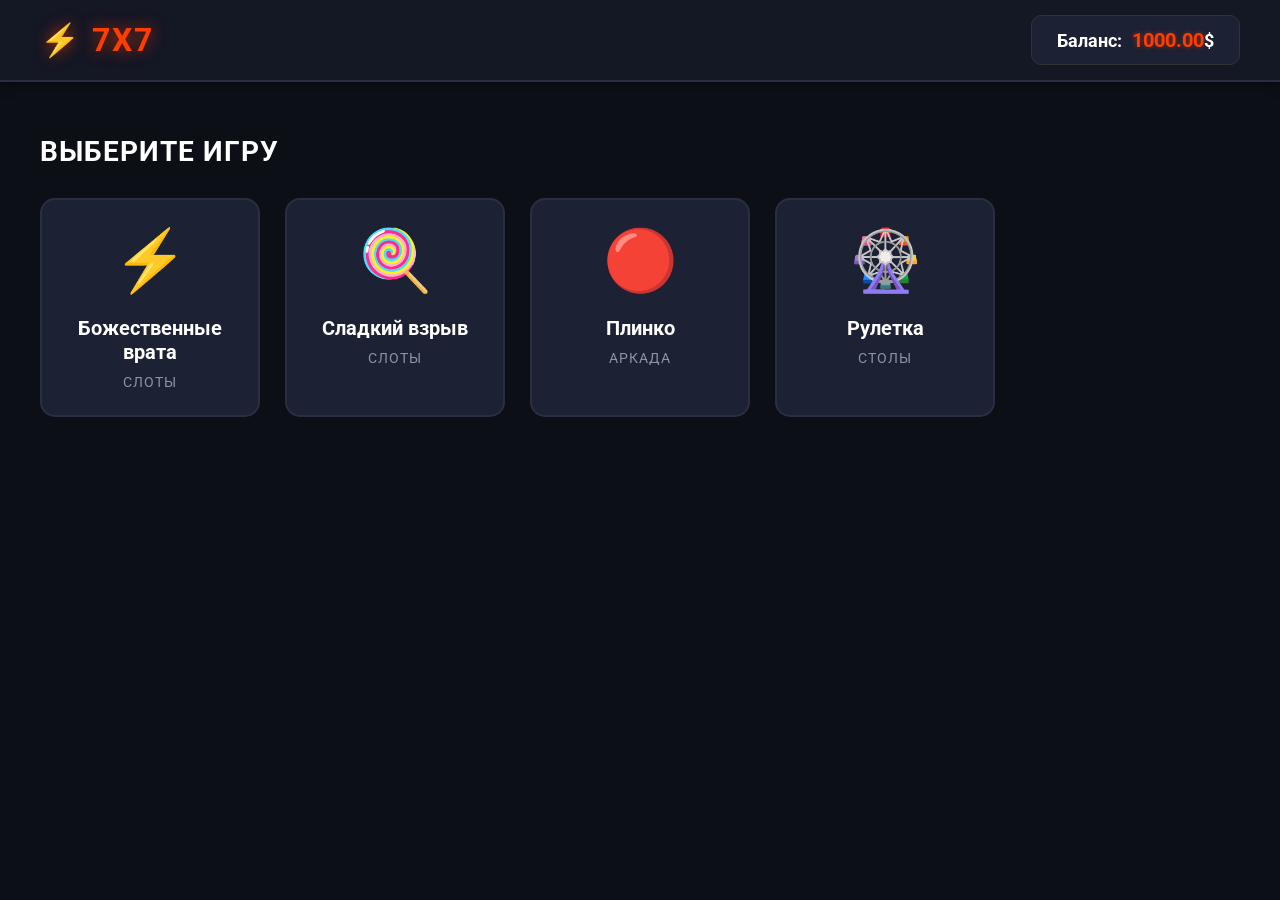
<file: index.html>
<!DOCTYPE html>
<html lang="ru">
<head>
    <meta charset="UTF-8">
    <meta name="viewport" content="width=device-width, initial-scale=1.0">
    <title>7x7 Casino</title>
    <link rel="stylesheet" href="style.css">
    <link href="https://fonts.googleapis.com/css2?family=Roboto:wght@400;700&display=swap" rel="stylesheet">
</head>
<body>
    <header>
        <div class="logo">⚡ 7x7</div>
        <div class="balance-box">Баланс: <span id="balance">1000.00</span> $</div>
    </header>
    <div class="main-container">
        <h2 class="section-title">Выберите игру</h2>
        <div class="games-grid">
            <a href="game.html?type=olympus" class="game-card">
                <div class="card-icon">⚡</div>
                <h3>Божественные врата</h3>
                <p>Слоты</p>
            </a>
            <a href="game.html?type=candy" class="game-card">
                <div class="card-icon">🍭</div>
                <h3>Сладкий взрыв</h3>
                <p>Слоты</p>
            </a>
            <a href="game.html?type=plinko" class="game-card">
                <div class="card-icon">🔴</div>
                <h3>Плинко</h3>
                <p>Аркада</p>
            </a>
            <a href="game.html?type=roulette" class="game-card">
                <div class="card-icon">🎡</div>
                <h3>Рулетка</h3>
                <p>Столы</p>
            </a>
        </div>
    </div>
</body>
</html>
</file>
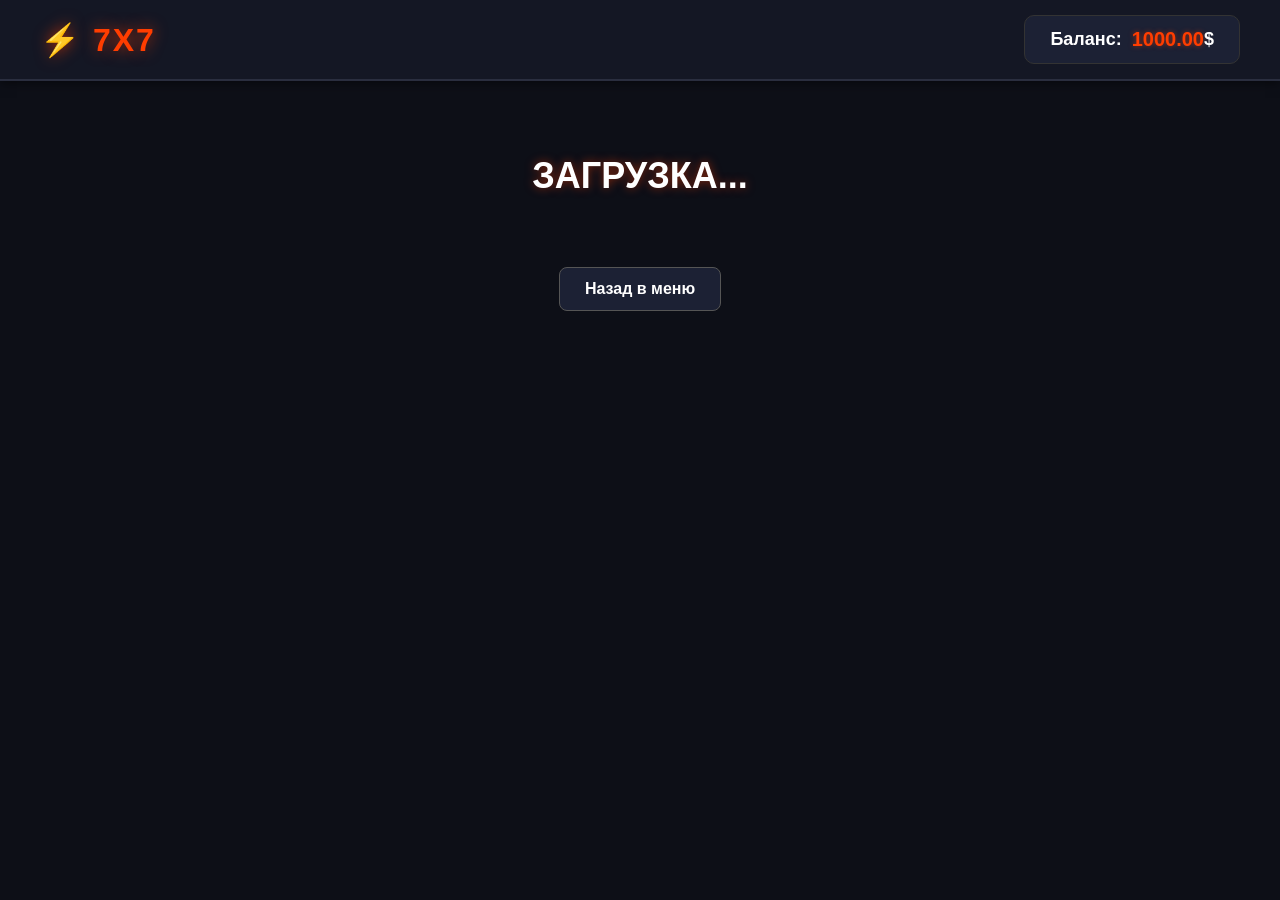
<file: game.html>
<!DOCTYPE html>
<html lang="ru">
<head>
    <meta charset="UTF-8">
    <title>7x7 Casino - Игра</title>
    <link rel="stylesheet" href="style.css">
</head>
<body>
    <header>
        <div class="logo">⚡ 7x7</div>
        <div class="balance-box">Баланс: <span id="balance">1000.00</span> $</div>
    </header>

    <div class="main-container">
        <div class="game-area">
            <h1 id="game-title">Загрузка...</h1>
            <div id="game-content"></div>
            <a href="index.html" class="back-btn">Назад в меню</a>
        </div>
    </div>

    <script>
        const urlParams = new URLSearchParams(window.location.search);
        const gameType = urlParams.get('type');
        const gameTitleEl = document.getElementById('game-title');
        const gameContentEl = document.getElementById('game-content');
        
        // Получаем баланс из локального хранилища или ставим 1000
        let balance = parseFloat(localStorage.getItem('casinoBalance')) || 1000.00;
        document.getElementById('balance').innerText = balance.toFixed(2);

        function updateBalance(amount) {
            balance += amount;
            document.getElementById('balance').innerText = balance.toFixed(2);
            localStorage.setItem('casinoBalance', balance);
        }

        // --- ЛОГИКА ИНИЦИАЛИЗАЦИИ ИГР ---
        if (gameType === 'olympus') {
            gameTitleEl.innerText = 'Gates of Olympus';
            initSlots(['⚡', '🔱', '💎', '🏺', '👑', '🔴', '🟢', '🔵'], 10);
        } else if (gameType === 'candy') {
            gameTitleEl.innerText = 'Sweet Bonanza';
            initSlots(['🍭', '🍉', '🍇', '🍌', '🍎', '💙', '💜', '🧡'], 10);
        } else if (gameType === 'plinko') {
            gameTitleEl.innerText = 'Plinko';
            initPlinko(5);
        }

        // --- РЕАЛЬНЫЕ СЛОТЫ (JS) ---
        function initSlots(symbols, cost) {
            let gridHtml = '<div class="slot-grid">';
            for(let i=0; i<30; i++) {
                gridHtml += `<div class="grid-cell" id="cell-${i}">${symbols[Math.floor(Math.random()*symbols.length)]}</div>`;
            }
            gridHtml += '</div>';
            gridHtml += `<button class="action-btn" onclick="spinSlots('${symbols.join(',')}', ${cost})">Крутить (${cost}$)</button>`;
            gameContentEl.innerHTML = gridHtml;
        }

        function spinSlots(symbolsString, cost) {
            if (balance < cost) return alert('Нет денег!');
            updateBalance(-cost);
            
            const symbols = symbolsString.split(',');
            const cells = document.querySelectorAll('.grid-cell');
            
            cells.forEach(cell => {
                cell.style.animation = 'spin 0.5s';
                setTimeout(() => {
                    cell.innerText = symbols[Math.floor(Math.random()*symbols.length)];
                    cell.style.animation = '';
                }, 500);
            });

            // Шанс выигрыша
            setTimeout(() => {
                if(Math.random() > 0.6) {
                    let win = cost * (Math.floor(Math.random() * 5) + 2);
                    updateBalance(win);
                    alert('Выигрыш: ' + win + '$!');
                }
            }, 600);
        }

        // --- РЕАЛЬНЫЙ ПЛИНКО (JS) ---
        function initPlinko(cost) {
            let boardHtml = '<div class="plinko-wrapper"><div class="plinko-board" id="board">';
            
            // Генерируем пины
            for(let row=2; row<12; row++) {
                for(let col=0; col<=row; col++) {
                    let left = 225 + (col * 35) - (row * 17.5);
                    let top = row * 30;
                    boardHtml += `<div class="pin" style="left:${left}px; top:${top}px;"></div>`;
                }
            }
            
            boardHtml += '<div class="ball" id="ball" style="top:20px; left:220px;"></div>';
            boardHtml += '</div></div>';
            boardHtml += `<button class="action-btn" onclick="dropPlinko(${cost})">Бросить (${cost}$)</button>`;
            gameContentEl.innerHTML = boardHtml;
        }

        function dropPlinko(cost) {
            if (balance < cost) return alert('Нет денег!');
            updateBalance(-cost);
            
            const ball = document.getElementById('ball');
            let top = 20;
            let left = 220;
            
            let dropInterval = setInterval(() => {
                top += 15;
                // Мяч скачет влево-вправо
                left += (Math.random() - 0.5) * 30;
                
                ball.style.top = top + 'px';
                ball.style.left = left + 'px';
                
                if (top > 350) {
                    clearInterval(dropInterval);
                    ball.style.top = '20px';
                    ball.style.left = '220px';
                    
                    // Выигрыш зависит от того, куда упал (упрощенно)
                    let win = 0;
                    if (left < 150 || left > 300) win = cost * 5;
                    else if (left > 200 && left < 250) win = cost * 0.5;
                    else win = cost * 2;
                    
                    updateBalance(win);
                }
            }, 70);
        }
    </script>
    
    <style>
        /* Анимация для слотов */
        @keyframes spin {
            0% { transform: translateY(-10px); opacity: 0.5; }
            50% { transform: translateY(10px); opacity: 0.5; }
            100% { transform: translateY(0px); opacity: 1; }
        }
    </style>
</body>
</html>
</file>
<file: style.css>
/* Базовые стили */
body {
    background-color: #0d0f17; /* Очень тёмный фон */
    color: white;
    font-family: 'Roboto', sans-serif;
    margin: 0;
    padding: 0;
    overflow-x: hidden;
}

/* Хедер (шапка) */
header {
    background-color: #141724;
    padding: 15px 40px;
    display: flex;
    justify-content: space-between;
    align-items: center;
    border-bottom: 2px solid #2a2e3f;
    position: sticky;
    top: 0;
    z-index: 1000;
    box-shadow: 0 2px 10px rgba(0,0,0,0.5);
}

.logo {
    font-size: 32px;
    font-weight: bold;
    color: #ff3d00; /* Ярко-красный */
    text-transform: uppercase;
    text-shadow: 0 0 15px rgba(255, 61, 0, 0.7);
    letter-spacing: 2px;
}

.balance-box {
    background: #1c2134;
    padding: 12px 25px;
    border-radius: 10px;
    font-weight: bold;
    font-size: 18px;
    border: 1px solid #333;
    display: flex;
    align-items: center;
}

.balance-box span {
    color: #ff3d00;
    margin-left: 10px;
    font-size: 20px;
    text-shadow: 0 0 5px rgba(255, 61, 0, 0.5);
}

/* Контент */
.main-container {
    padding: 30px 40px;
}

.section-title {
    font-size: 28px;
    margin-bottom: 30px;
    color: #fff;
    text-transform: uppercase;
    letter-spacing: 1px;
}

/* Сетка игр */
.games-grid {
    display: grid;
    grid-template-columns: repeat(auto-fill, minmax(220px, 1fr));
    gap: 25px;
}

.game-card {
    background: #1c2134;
    border-radius: 15px;
    padding: 25px;
    text-decoration: none;
    color: white;
    transition: all 0.3s ease;
    display: flex;
    flex-direction: column;
    align-items: center;
    text-align: center;
    border: 2px solid #2a2e3f;
    position: relative;
    overflow: hidden;
}

/* Эффект при наведении */
.game-card:hover {
    transform: translateY(-8px) scale(1.02);
    border-color: #ff3d00;
    background: #232940;
    box-shadow: 0 10px 25px rgba(183, 28, 28, 0.4);
}

.card-icon {
    font-size: 60px;
    margin-bottom: 20px;
    color: #ff5252;
    transition: transform 0.3s ease;
}

.game-card:hover .card-icon {
    transform: scale(1.1);
}

.game-card h3 {
    margin: 0;
    font-size: 20px;
    margin-bottom: 10px;
}

.game-card p {
    margin: 0;
    font-size: 14px;
    color: #8b93a5;
    text-transform: uppercase;
    letter-spacing: 1px;
}

/* Стили для игрового поля (game.html) */
.game-area {
    display: flex;
    flex-direction: column;
    align-items: center;
    text-align: center;
    margin-top: 20px;
}

#game-title {
    font-size: 36px;
    color: #fff;
    margin-bottom: 30px;
    text-transform: uppercase;
    text-shadow: 0 0 10px rgba(255, 61, 0, 0.5);
}

.back-btn {
    margin-top: 40px;
    padding: 12px 25px;
    background: #1c2134;
    color: white;
    text-decoration: none;
    border-radius: 8px;
    border: 1px solid #555;
    transition: all 0.2s;
    font-weight: bold;
}

.back-btn:hover {
    background: #ff3d00;
    border-color: #ff3d00;
    transform: translateY(-2px);
}

.action-btn {
    padding: 15px 40px;
    font-size: 18px;
    font-weight: bold;
    background: linear-gradient(45deg, #b71c1c, #ff3d00);
    border: none;
    color: white;
    border-radius: 10px;
    cursor: pointer;
    margin-top: 30px;
    text-transform: uppercase;
    letter-spacing: 1px;
    transition: all 0.2s;
    box-shadow: 0 4px 15px rgba(255, 61, 0, 0.3);
}

.action-btn:hover {
    box-shadow: 0 6px 20px rgba(255, 61, 0, 0.5);
    transform: scale(1.05);
}

/* Стили для игровых сеток (Slots) */
.slot-grid {
    display: grid;
    grid-template-columns: repeat(5, 70px);
    grid-template-rows: repeat(6, 70px);
    gap: 6px;
    background: rgba(0,0,0,0.5);
    padding: 15px;
    border-radius: 15px;
    border: 2px solid #444;
    box-shadow: inset 0 0 20px rgba(0,0,0,0.8);
}

.grid-cell {
    background: #141724;
    border-radius: 8px;
    display: flex;
    justify-content: center;
    align-items: center;
    font-size: 35px;
    border: 1px solid #2a2e3f;
    transition: all 0.1s ease;
}

/* Стили для Plinko */
.plinko-wrapper {
    position: relative;
    width: 450px;
    height: 450px;
    margin: 20px auto;
}

.plinko-board {
    width: 100%;
    height: 100%;
    background: #141724;
    border-radius: 15px;
    position: relative;
    overflow: hidden;
    border: 2px solid #444;
    box-shadow: inset 0 0 20px rgba(0,0,0,0.8);
}

.pin {
    width: 8px;
    height: 8px;
    background: #fff;
    border-radius: 50%;
    position: absolute;
    box-shadow: 0 0 5px #fff;
}

.ball {
    width: 15px;
    height: 15px;
    background: #ff3d00;
    border-radius: 50%;
    position: absolute;
    box-shadow: 0 0 10px #ff3d00;
    transition: all 0.1s linear;
}
</file>
